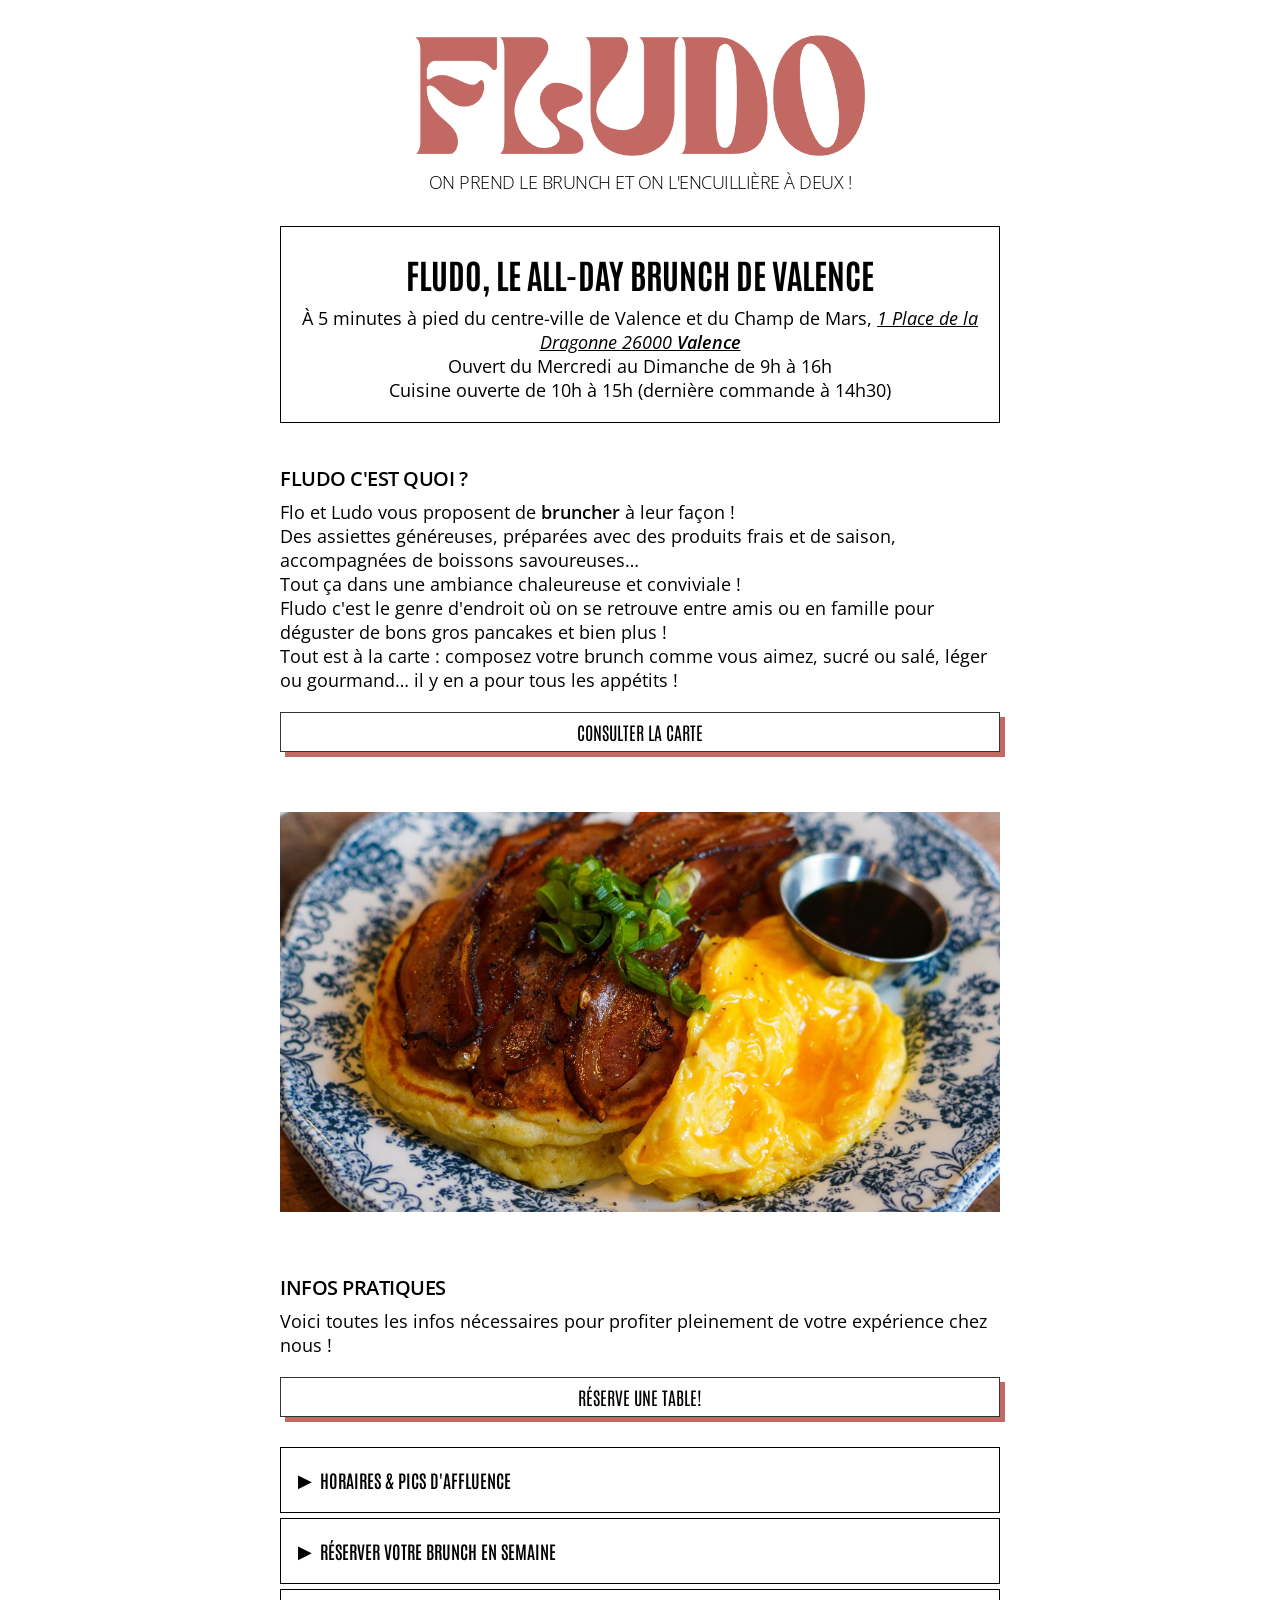
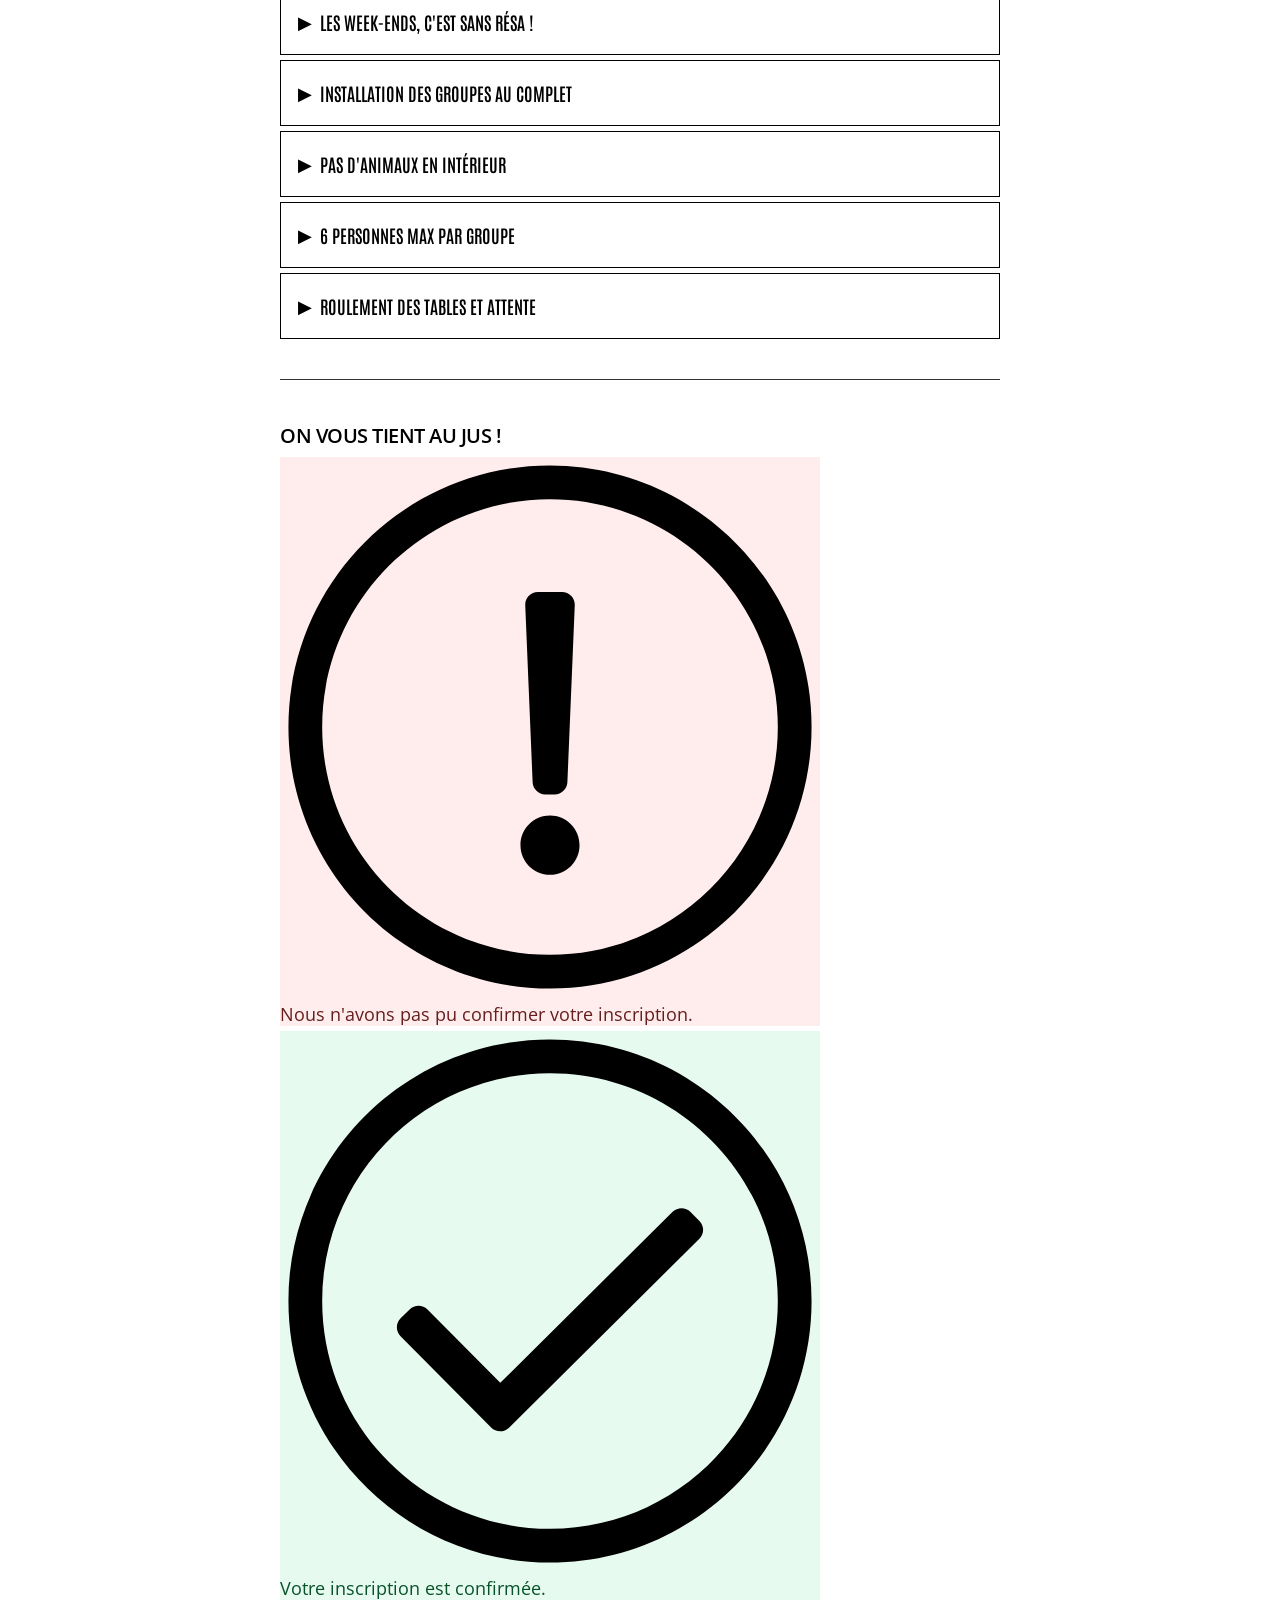
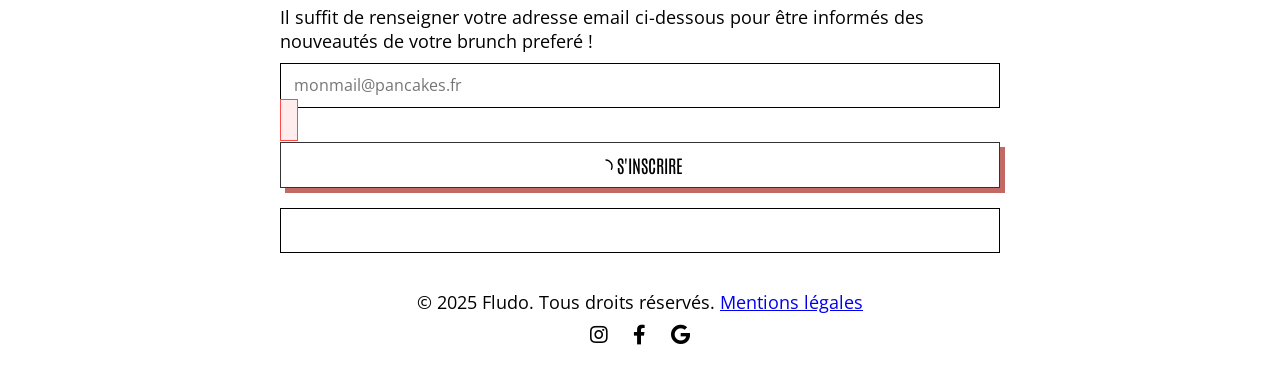
<file: index.html>
<!DOCTYPE html><html lang="fr"><meta charset="UTF-8"><meta name="viewport" content="width=device-width,initial-scale=1"><title>FLUDO │ LE restaurant Brunch à Valence</title><meta name="description" content="Flo et Ludo vous propose un concept de restaurant All Day Brunch à 5 minutes à pied du centre de Valence ! Au menu : pancakes, œufs Bénédicte et bien d'autres…"><meta property="og:title" content="Fludo : Le 'All Day Brunch' de Valence"><meta name="robots" content="noai, notdm"><meta name="tdm-policy" content="contact=mailto:contact@fludo.fr; terms=https://github.com/fguiliana/fludo/terms"><link rel="preconnect" href="https://fonts.googleapis.com"><link rel="preconnect" href="https://fonts.gstatic.com" crossorigin><link rel="icon" type="image/png" href="media/favicon.png"><link href="https://cdnjs.cloudflare.com/ajax/libs/font-awesome/5.15.4/css/all.min.css" rel="stylesheet"><link rel="stylesheet" href="style.min.css"><link rel="stylesheet" href="https://sibforms.com/forms/end-form/build/sib-styles.css"><script type="application/ld+json">{
          "@context": "https://schema.org",
          "@type": "Organization",
          "name": "Fludo",
          "url": "https://www.fludo.fr",
          "logo": "https://www.fludo.fr/media/fludo-logo.webp",
          "sameAs": [
            "https://www.instagram.com/fludobrunch",
            "https://www.facebook.com/fludobrunch",
            "https://www.google.com/search?q=Fludo"
          ],
          "contactPoint": {
            "@type": "ContactPoint",
            "telephone": "+33-4-75-43-44-90",
            "contactType": "Customer Service",
            "areaServed": "FR",
            "availableLanguage": "French"
          },
          "address": {
            "@type": "PostalAddress",
            "streetAddress": "1 Place de la Dragonne",
            "addressLocality": "Valence",
            "postalCode": "26000",
            "addressCountry": "FR"
          }
        }</script><header><img id="fludo-logo" src="media/fludo-logo.webp" alt="Logo Fludo, brunch à Valence Dröme"><p class="slogan">On prend le brunch et on l'encuillière à deux !</header><main class="container"><section class="intro"><h1>Fludo, le All-day brunch de Valence</h1><div>À 5 minutes à pied du centre-ville de Valence et du Champ de Mars, <a class="address" href="https://maps.app.goo.gl/TYoxBUfpQGfPGVpT9">1 Place de la Dragonne 26000 <strong>Valence</strong></a></div><div class="opening_hours">Ouvert du Mercredi au Dimanche de 9h à 16h</div><div class="kitchen_hours">Cuisine ouverte de 10h à 15h (dernière commande à 14h30)</div></section><section class="block"><h2>Fludo c'est quoi ?</h2><div class="block_content">Flo et Ludo vous proposent de <strong>bruncher</strong> à leur façon !<br>Des assiettes généreuses, préparées avec des produits frais et de saison, accompagnées de boissons savoureuses…<br>Tout ça dans une ambiance chaleureuse et conviviale !<br>Fludo c'est le genre d'endroit où on se retrouve entre amis ou en famille pour déguster de bons gros pancakes et bien plus !<br>Tout est à la carte : composez votre brunch comme vous aimez, sucré ou salé, léger ou gourmand… il y en a pour tous les appétits !</div><a class="button" href="https://go.nordqr.com/fludo/">Consulter la carte</a></section><section class="block"><div class="slider_container"><div class="slider"><div class="slide one"><img src="media/slideshow/photo1.webp" alt="Les pancakes salés du restaurant Brunch Fludo, à Valence"></div><div class="slide two"><img src="media/slideshow/photo2.webp" alt="L'ambiance cosy et chaleureuse du restaurant Brunch Fludo, à Valence" loading="lazy"></div><div class="slide three"><img src="media/slideshow/photo3.webp" alt="Les oeufs bénédicte du Brunch de Valence, Fludo" loading="lazy"></div><div class="slide four"><img src="media/slideshow/photo4.webp" alt="Fludo, le meilleur brunch de Valence" loading="lazy"></div><div class="slide four"><img src="media/slideshow/photo5.webp" alt="Les pancakes mini fourrés du Brunch de Valence Fludo" loading="lazy"></div></div></div></section><section class="block"><h2>Infos pratiques</h2><div class="description">Voici toutes les infos nécessaires pour profiter pleinement de votre expérience chez nous !</div><a class="button" href="https://reservation.laddition.com/booking/fludo">Réserve une table!</a><div class="accordion"><details><summary><h3><strong>Horaires</strong> & Pics d'affluence</h3></summary><div class="content"><p>La cuisine est ouverte de 10h00 à 15h00, ce qui signifie que nous prenons les dernières commandes à 14h30. Le reste du temps, le restaurant passe en mode coffee shop. Nos pics d'affluence sont de 10h30 à 13h00 les week-ends (surtout le dimanche, “The day of the Brunch”) et les jours fériés; et de 11h30 à 13h00 en semaine.<br><i>Petit tip : Regarder notre fiche Google pour avoir la fréquentation en direct !</i></p><a class="" href="https://maps.app.goo.gl/TYoxBUfpQGfPGVpT9">Notre fiche Google</a></div></details><details><summary><h3>Réserver votre <strong>brunch en semaine</strong></h3></summary><div class="content"><p>Victime de notre succès, nous vous conseillons fortement de réserver en semaine. En plus, vous pouvez le faire directement en ligne en cliquant sur ce lien :</p><a class="" href="https://reservation.laddition.com/booking/fludo">réserver une table!</a></div></details><details><summary><h3><strong>Les week-ends</strong>, c'est sans résa !</h3></summary><div class="content"><p>Chez Fludo, nous ne prenons pas de réservations le week-end, car nous fonctionnons en service continu de 10h à 14h30. Chacun arrive et repart à son rythme ! Ainsi, nous avons la flexibilité d'accommoder un plus grand nombre de clients et de gérer plus efficacement notre flux de service.<br><i>Petit tip : Venez dès l'ouverture ou en fin de service pour avoir plus de chances d'avoir une table sans attendre.</i></div></details><details><summary><h3>Installation des <strong>groupes au complet</strong></h3></summary><div class="content"><p>Pour des raisons de fluidité et d'organisation, nous installons les groupes uniquement lorsqu'ils sont au complet ! Cela évite de bloquer des tables et nous aide à garder une attente raisonnable pour tous.<br><i>Petit tip : En famille ou entre amis, on vous conseille d'arriver ensemble pour profiter d'un service plus rapide pour tous.</i></div></details><details><summary><h3><strong>Pas d'animaux</strong> en intérieur</h3></summary><div class="content"><p>Même si nous adorons les animaux, nous ne pouvons pas recevoir vos boules de poils à l'intérieur, et ce, peu importe leur taille et leur gentillesse. Notre salle est trop étroite et animée pour vos boules de poils, surtout le week-end. Les animaux sont les bienvenus en terrasse, mais pour le confort de tous, pas en intérieur. Merci !</div></details><details><summary><h3><strong>6 personnes max</strong> par groupe</h3></summary><div class="content"><p>Notre salle a une capacité de 32 couverts (sans la terrasse), nous avons des tables de 2,3,4,5,6. Elle ne nous permet pas d'accueillir des gros groupes de potes ou de grandes familles de plus de 6 personnes sur une même tablée, même si on adorerait. En plus, on envoie les plats progressivement pour garantir leur qualité, ce qui rend compliqué le service de grandes tablées d'un seul coup. Nous privilégions les petits groupes pour une expérience plus agréable pour tous nos clients.</div></details><details><summary><h3>Roulement des tables et <strong>attente</strong></h3></summary><div class="content"><p>Pour que tout se passe bien et que l'attente soit réduite, on compte sur vous pour faciliter la rotation des tables. Dès que vous avez fini de vous régaler et que les conversations se calment, pensez à laisser la place aux autres. Si vous avez dû attendre avant d'être installé, rappelez-vous que les prochains convives sont également impatients de découvrir nos plats!</div></details></div></section><div class="divider"></div><section class="block"><h2>On vous tient au jus !</h2><div><div id="sib-form-container"><div id="error-message" class="sib-form-message-panel" style="text-align:left; color:#661d1d; background-color:#ffeded; border-color:#ff4949;max-width:540px;"><div class="sib-form-message-panel__text sib-form-message-panel__text--center"><svg viewBox="0 0 512 512" class="sib-icon sib-notification__icon"><path d="M256 40c118.621 0 216 96.075 216 216 0 119.291-96.61 216-216 216-119.244 0-216-96.562-216-216 0-119.203 96.602-216 216-216m0-32C119.043 8 8 119.083 8 256c0 136.997 111.043 248 248 248s248-111.003 248-248C504 119.083 392.957 8 256 8zm-11.49 120h22.979c6.823 0 12.274 5.682 11.99 12.5l-7 168c-.268 6.428-5.556 11.5-11.99 11.5h-8.979c-6.433 0-11.722-5.073-11.99-11.5l-7-168c-.283-6.818 5.167-12.5 11.99-12.5zM256 340c-15.464 0-28 12.536-28 28s12.536 28 28 28 28-12.536 28-28-12.536-28-28-28z"/></svg> <span class="sib-form-message-panel__inner-text">Nous n&#039;avons pas pu confirmer votre inscription.</span></div></div><div></div><div id="success-message" class="sib-form-message-panel" style="text-align:left; color:#085229; background-color:#e7faf0; border-color:#13ce66;max-width:540px;"><div class="sib-form-message-panel__text sib-form-message-panel__text--center"><svg viewBox="0 0 512 512" class="sib-icon sib-notification__icon"><path d="M256 8C119.033 8 8 119.033 8 256s111.033 248 248 248 248-111.033 248-248S392.967 8 256 8zm0 464c-118.664 0-216-96.055-216-216 0-118.663 96.055-216 216-216 118.664 0 216 96.055 216 216 0 118.663-96.055 216-216 216zm141.63-274.961L217.15 376.071c-4.705 4.667-12.303 4.637-16.97-.068l-85.878-86.572c-4.667-4.705-4.637-12.303.068-16.97l8.52-8.451c4.705-4.667 12.303-4.637 16.97.068l68.976 69.533 163.441-162.13c4.705-4.667 12.303-4.637 16.97.068l8.451 8.52c4.668 4.705 4.637 12.303-.068 16.97z"/></svg> <span class="sib-form-message-panel__inner-text">Votre inscription est confirmée.</span></div></div><div><form id="sib-form" method="POST" action="https://5db28197.sibforms.com/serve/[base64]" data-type="subscription"><div class="sib-input"><div class="form__entry entry_block"><div class="form__label-row"><label class="" for="EMAIL" data-required="*">Il suffit de renseigner votre adresse email ci-dessous pour être informés des nouveautés de votre brunch preferé !</label> <input class="input" type="text" id="EMAIL" name="EMAIL" autocomplete="on" placeholder="monmail@pancakes.fr" data-required="true" required></div><label for="EMAIL" class="entry__error entry__error--primary" style="color:#661d1d; background-color:#ffeded; border: 1px solid #ff4949; padding: 0.5rem"></label></div></div><div><button class="button" form="sib-form" type="submit"><svg class="icon clickable__icon progress-indicator__icon sib-hide-loader-icon" viewBox="0 0 512 512"><path d="M460.116 373.846l-20.823-12.022c-5.541-3.199-7.54-10.159-4.663-15.874 30.137-59.886 28.343-131.652-5.386-189.946-33.641-58.394-94.896-95.833-161.827-99.676C261.028 55.961 256 50.751 256 44.352V20.309c0-6.904 5.808-12.337 12.703-11.982 83.556 4.306 160.163 50.864 202.11 123.677 42.063 72.696 44.079 162.316 6.031 236.832-3.14 6.148-10.75 8.461-16.728 5.01z"/></svg> S&#039;INSCRIRE</button></div><input type="text" name="email_address_check" value="" class="input--hidden"></form></div></div></div></section></main><footer><p>&copy; 2025 Fludo. Tous droits réservés. <a href="mentions.html">Mentions légales</a><div class="social-icons"><a href="https://www.instagram.com/fludobrunch" target="_blank" aria-label="Instagram" rel="noopener"><i class="fab fa-instagram"></i> </a><a href="https://www.facebook.com/fludobrunch" target="_blank" aria-label="Facebook" rel="noopener"><i class="fab fa-facebook-f"></i> </a><a href="https://maps.app.goo.gl/6g2QSEkhwfaf5TP17" target="_blank" aria-label="Google" rel="noopener"><i class="fab fa-google"></i></a></div></footer><script defer="defer" src="script.min.js"></script><script defer="defer" src="https://sibforms.com/forms/end-form/build/main.js"></script>
</file>
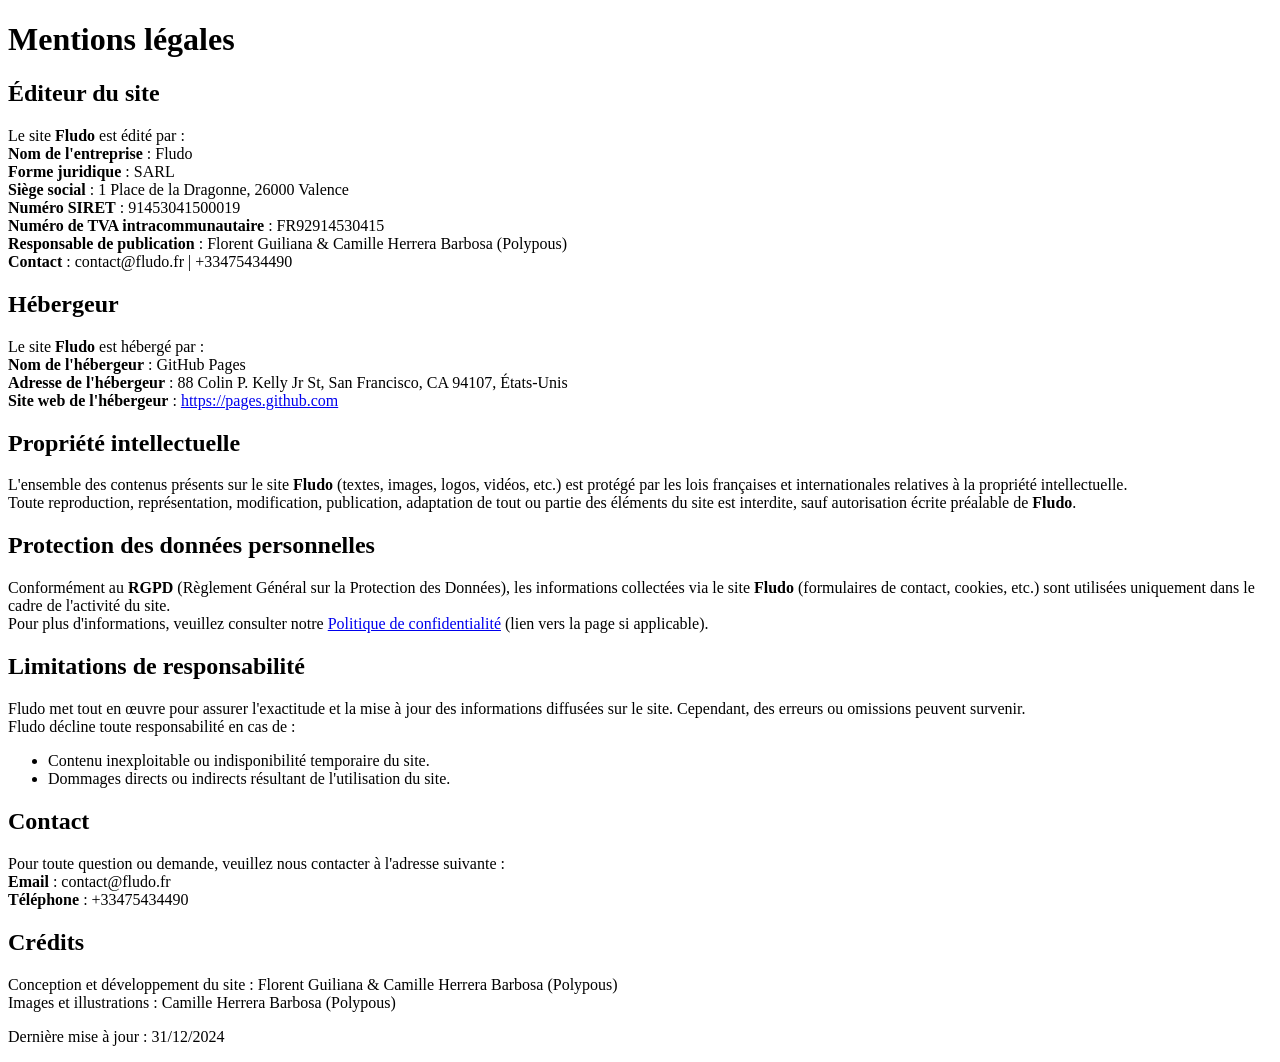
<file: mentions.html>
<!DOCTYPE html>
<html lang="fr">
<head>
    <meta charset="UTF-8">
    <meta name="viewport" content="width=device-width, initial-scale=1.0">
    <title>Mentions légales - Fludo</title>
</head>
<body>
    <header>
        <h1>Mentions légales</h1>
    </header>

    <section>
        <h2>Éditeur du site</h2>
        <p>
            Le site <strong>Fludo</strong> est édité par :<br>
            <strong>Nom de l'entreprise</strong> : Fludo<br>
            <strong>Forme juridique</strong> : SARL<br>
            <strong>Siège social</strong> : 1 Place de la Dragonne, 26000 Valence<br>
            <strong>Numéro SIRET</strong> : 91453041500019<br>
            <strong>Numéro de TVA intracommunautaire</strong> : FR92914530415<br>
            <strong>Responsable de publication</strong> : Florent Guiliana & Camille Herrera Barbosa (Polypous)<br>
            <strong>Contact</strong> : contact@fludo.fr | +33475434490
        </p>
    </section>

    <section>
        <h2>Hébergeur</h2>
        <p>
            Le site <strong>Fludo</strong> est hébergé par :<br>
            <strong>Nom de l'hébergeur</strong> : GitHub Pages<br>
            <strong>Adresse de l'hébergeur</strong> : 88 Colin P. Kelly Jr St, San Francisco, CA 94107, États-Unis<br>
            <strong>Site web de l'hébergeur</strong> : <a href="https://pages.github.com" target="_blank">https://pages.github.com</a>
        </p>
    </section>

    <section>
        <h2>Propriété intellectuelle</h2>
        <p>
            L'ensemble des contenus présents sur le site <strong>Fludo</strong> (textes, images, logos, vidéos, etc.) est protégé par les lois françaises et internationales relatives à la propriété intellectuelle.<br>
            Toute reproduction, représentation, modification, publication, adaptation de tout ou partie des éléments du site est interdite, sauf autorisation écrite préalable de <strong>Fludo</strong>.
        </p>
    </section>

    <section>
        <h2>Protection des données personnelles</h2>
        <p>
            Conformément au <strong>RGPD</strong> (Règlement Général sur la Protection des Données), les informations collectées via le site <strong>Fludo</strong> (formulaires de contact, cookies, etc.) sont utilisées uniquement dans le cadre de l'activité du site.<br>
            Pour plus d'informations, veuillez consulter notre <a href="terms.html">Politique de confidentialité</a> (lien vers la page si applicable).
        </p>
    </section>

    <section>
        <h2>Limitations de responsabilité</h2>
        <p>
            Fludo met tout en œuvre pour assurer l'exactitude et la mise à jour des informations diffusées sur le site. Cependant, des erreurs ou omissions peuvent survenir.<br>
            Fludo décline toute responsabilité en cas de :
        </p>
        <ul>
            <li>Contenu inexploitable ou indisponibilité temporaire du site.</li>
            <li>Dommages directs ou indirects résultant de l'utilisation du site.</li>
        </ul>
    </section>

    <section>
        <h2>Contact</h2>
        <p>
            Pour toute question ou demande, veuillez nous contacter à l'adresse suivante :<br>
            <strong>Email</strong> : contact@fludo.fr<br>
            <strong>Téléphone</strong> : +33475434490
        </p>
    </section>

    <section>
        <h2>Crédits</h2>
        <p>
            Conception et développement du site : Florent Guiliana & Camille Herrera Barbosa (Polypous)<br>
            Images et illustrations : Camille Herrera Barbosa (Polypous)
        </p>
    </section>

    <footer>
        <p>Dernière mise à jour : 31/12/2024</p>
    </footer>
</body>
</html>
</file>
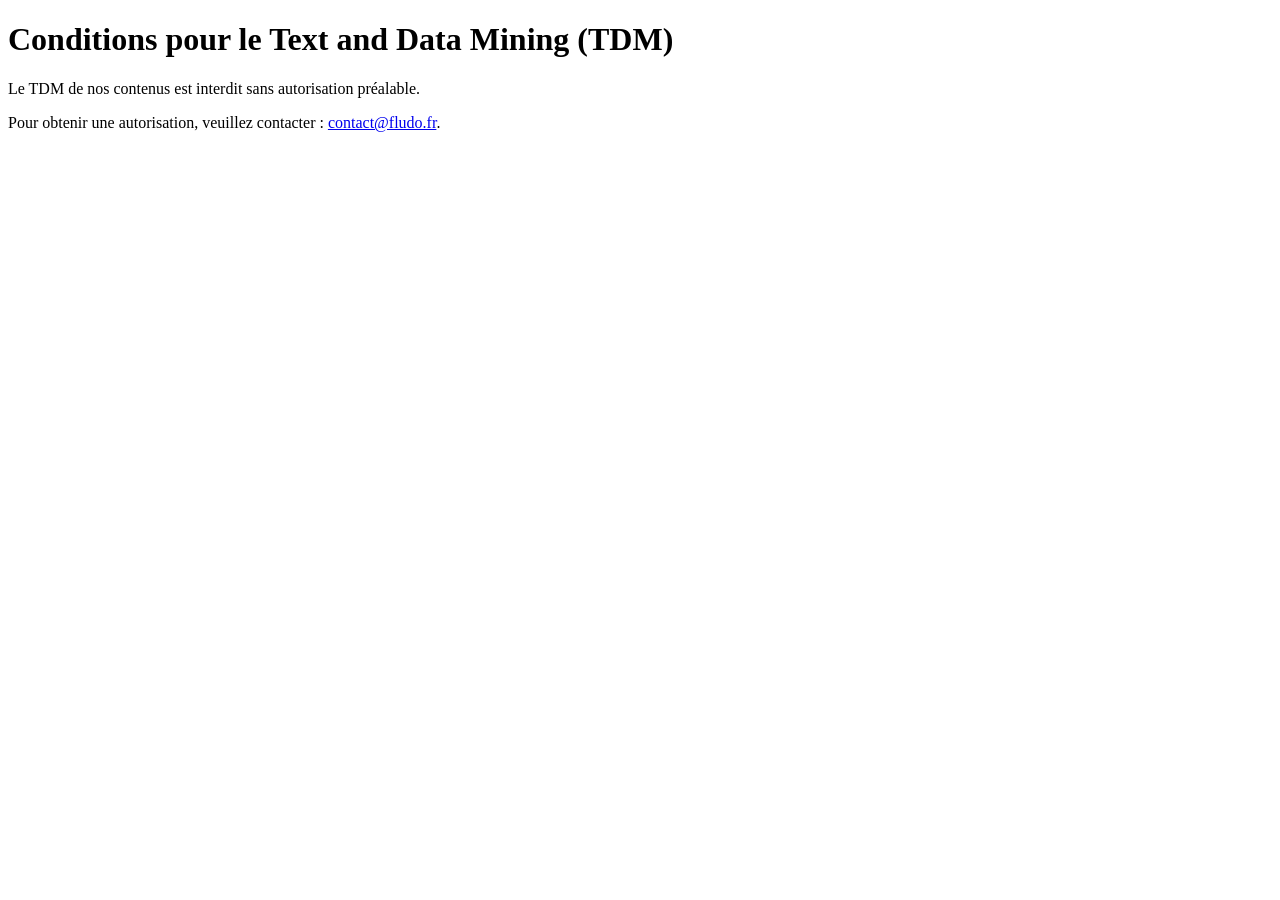
<file: terms.html>
<!DOCTYPE html>
<html lang="fr">
<head>
  <meta charset="UTF-8">
  <title>TDM Conditions</title>
</head>
<body>
  <h1>Conditions pour le Text and Data Mining (TDM)</h1>
  <p>Le TDM de nos contenus est interdit sans autorisation préalable.</p>
  <p>Pour obtenir une autorisation, veuillez contacter : <a href="mailto:contact@fludo.fr">contact@fludo.fr</a>.</p>
</body>
</html>
</file>
<file: style.min.css>
@import url(https://fonts.googleapis.com/css2?family=Open+Sans:ital,wght@0,300..800;1,300..800&display=swap);@import url(https://fonts.googleapis.com/css2?family=Antonio:wght@100..700&display=swap);a,abbr,acronym,address,applet,article,aside,audio,b,big,blockquote,body,canvas,caption,center,cite,code,dd,del,details,dfn,div,dl,dt,em,embed,fieldset,figcaption,figure,footer,form,h1,h2,h3,h4,h5,h6,header,hgroup,html,i,iframe,img,ins,kbd,label,legend,li,mark,menu,nav,object,ol,output,p,pre,q,ruby,s,samp,section,small,span,strike,strong,sub,summary,sup,table,tbody,td,tfoot,th,thead,time,tr,tt,u,ul,var,video{margin:0;padding:0;border:0;font-size:100%;vertical-align:baseline}article,aside,details,figcaption,figure,footer,header,hgroup,menu,nav,section{display:block}body{line-height:1}ol,ul{list-style:none}blockquote,q{quotes:none}blockquote:after,blockquote:before,q:after,q:before{content:'';content:none}table{border-collapse:collapse;border-spacing:0}details summary::-webkit-details-marker{display:none}summary::before{font-family:"Open Sans",sans-serif;content:"▶";position:absolute;top:1rem;left:.8rem;transform:rotate(0);transform-origin:center;transition:.2s transform ease}details[open]>summary:before{transform:rotate(90deg);transition:.45s transform ease}details{overflow:hidden}details summary{position:relative;z-index:10}@keyframes details-show{from{margin-bottom:-80%;opacity:0;transform:translateY(-100%)}}details>:not(summary){animation:details-show .5s ease-in-out;position:relative;z-index:1;transition:all .3s ease-in-out;color:transparent;overflow:hidden}details.noel[open]>:not(summary){color:inherit}details[open]>:not(summary){color:inherit}img{max-width:100%}p:last-child{padding:0}details{box-sizing:border-box;margin-top:5px;background:#fff;border:1px solid #000}summary{border:4px solid transparent;outline:0;padding:1rem;display:block;background:#fff;color:#000;padding-left:2.2rem;position:relative;cursor:pointer}details[open] summary,summary:hover{color:#000;background:#fff}details[open] summary strong,details[open] summary::before,summary:hover strong,summary:hover::before{color:#bb6b5d}details.noel[open] summary strong,details.noel[open] summary::before,summary.xmas:hover strong,summary.xmas:hover::before{color:red}.content{padding:20px;padding-top:0;border-top:none}.accordion{margin-top:30px}.slider_container{position:relative;width:100%;height:25rem;display:flex;justify-content:flex-start;align-items:center;overflow:hidden}.slider{position:relative;width:400%;height:100%;display:flex;flex-direction:row;align-items:center;justify-content:space-between;animation:30s cubic-bezier(1,.95,.565,1) sliding infinite}.slide{position:relative;min-width:100%;height:100%}.slide img{object-fit:cover;width:100%;height:100%}.slide .caption{position:absolute;left:0;bottom:5%;font-size:5rem;font-weight:600;color:#fff;text-transform:capitalize;background:rgba(0,0,0,.348);backdrop-filter:blur(10px);padding:1rem 5rem;border-radius:0 2rem 2rem 0}.slide.one{background:#b6136d}.slide.two{background:#ff4040}.slide.three{background:#0badbc}.slide.four{background:#0bbc0e}.slide.five{background:#ad0bbc}@keyframes sliding{0%{transform:translateX(0)}15%{transform:translateX(0)}20%{transform:translateX(-100%)}35%{transform:translateX(-100%)}40%{transform:translateX(-200%)}55%{transform:translateX(-200%)}60%{transform:translateX(-300%)}75%{transform:translateX(-300%)}80%{transform:translateX(-400%)}95%{transform:translateX(-400%)}100%{transform:translateX(0)}}@font-face{font-family:tan-nimbus;src:url('/media/fonts/TAN-NIMBUS.otf') format('opentype'),url('/media/fonts/TAN-NIMBUS.ttf') format('truetype');font-weight:400;font-style:normal}@font-face{font-family:candy;src:url('/media/fonts/CANDY.ttf') format('truetype')}*{margin:0;padding:0;box-sizing:border-box}body{font-family:'Open Sans';font-size:16px}strong{font-weight:600}.container{max-width:600px;margin:0 auto;padding:0 15px}.intro{border:1px solid;margin:0 20px}.noel{background-color:#334a39;color:#fff!important}.hidden{display:none}footer,header,nav,section{padding:20px;text-align:center}header{margin-bottom:15px}button{box-shadow:5px 5px #c26963;background-color:#fff;width:100%;margin:10px 0;padding:10px;font-family:Antonio;text-align:center;text-decoration:none;text-transform:uppercase;display:block;color:#000;border:1px solid #333}button:hover{background-color:#fbfcc5;cursor:pointer}button:focus{position:relative;left:5px;top:5px;box-shadow:unset}.progress-indicator__icon{position:relative;height:15px}input{width:100%!important;margin-top:10px;border:1px solid #000;padding:12.5px}input:focus{outline:0}input::placeholder{font-family:'Open Sans';font-size:inherit}li{list-style:inside}#error-message,#success-message{margin-bottom:5px}img#fludo-logo{margin:15px 0}section.block{text-align:left;margin-top:20px}div{line-height:normal}h1{line-height:1.6;font-family:Antonio;text-transform:uppercase;margin-bottom:5px}h2{line-height:1.6;text-transform:uppercase;font-weight:600;margin-bottom:5px;letter-spacing:-.5px}h3{font-weight:600;font-family:Antonio;text-transform:uppercase}p.slogan{text-transform:uppercase;font-weight:300;font-style:condensed;letter-spacing:-.5px}div.divider{height:1px;margin:20px 20px 0 20px;background-color:#333}div.divider2{height:0;margin:20px 20px 0 20px}a.address{font-style:oblique;color:#000}a.button{box-shadow:5px 5px #c26963;margin-top:20px;padding:10px;font-family:Antonio;text-align:center;text-decoration:none;text-transform:uppercase;display:block;color:#000;border:1px solid #333}a.button:active{position:relative;left:5px;top:5px;box-shadow:unset}img{max-width:100%;height:auto}.social-icons{margin-top:10px}.social-icons a{text-decoration:none;color:#000;font-size:20px;margin:10px 10px;transition:color .3s ease}.social-icons a:hover{color:#c26963}@media (max-width:575.98px){body{font-size:14px}button{font-size:15px}input{font-size:14px}img#fludo-logo{width:200px}h1{font-size:24px}h2{font-size:15px}.container{padding:0 10px}a.button,h3{font-size:15px}}@media (min-width:576px) and (max-width:767.98px){body{font-size:15px}button{font-size:16px}input{font-size:15px}img#fludo-logo{width:300px}h1{font-size:32px}h2{font-size:18px}.container{padding:0 10px}a.button,h3{font-size:16px}}@media (min-width:768px) and (max-width:991.98px){body{font-size:16px}button{font-size:18px}input{font-size:16px}img#fludo-logo{width:400px}h1{font-size:34px}h2{font-size:20px}.container{padding:0 10px}a.button,h3{font-size:18px}}@media (min-width:992px) and (max-width:1199.98px){body{font-size:17px}button{font-size:18px}input{font-size:16px}img#fludo-logo{width:400px}h1{font-size:34px}h2{font-size:20px}a.button,h3{font-size:18px}.container{max-width:700px;padding:0 20px}}@media (min-width:1200px){body{font-size:18px}button{font-size:18px}input{font-size:16px}img#fludo-logo{width:450px}h1{font-size:34px}h2{font-size:20px}a.button,h3{font-size:18px}.container{max-width:800px;padding:0 20px}}
</file>
